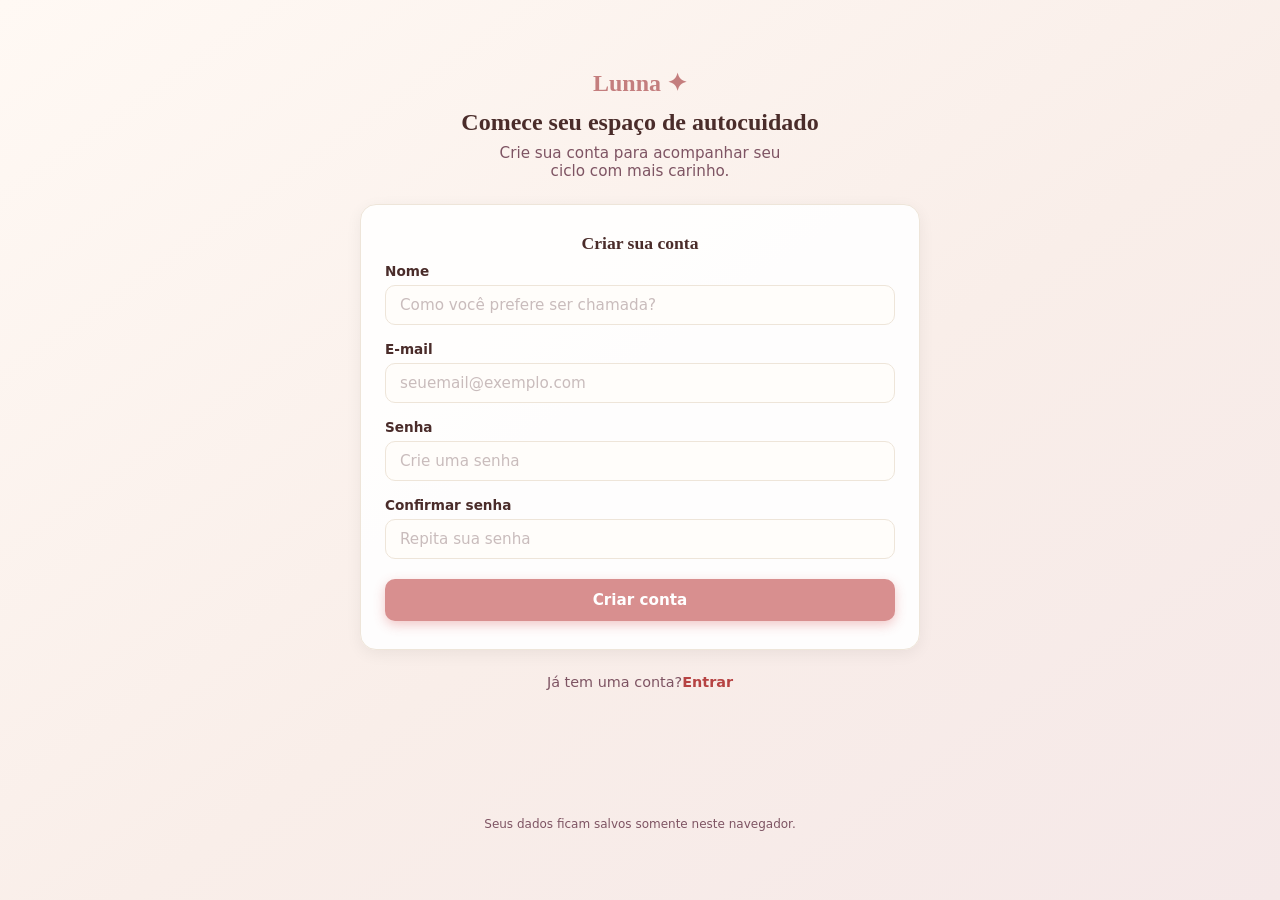
<file: pages/cadastro.html>
<!DOCTYPE html>
<html lang="pt-BR">
<head>
    <meta charset="UTF-8">
    <meta name="viewport" content="width=device-width, initial-scale=1.0">
    <title>Criar conta | Lunna</title>
    <link rel="stylesheet" href="../Style/style.css">
    <link rel="stylesheet" href="../Style/login.css">
    <link rel="stylesheet" href="../Style/responsivo.css">
</head>
<body class="pagina-login-body">
    <main class="pagina-login">
        <header class="login-topo">
            <div aria-label="Logo Lunna"><h2>Lunna ✦</h2></div>
            <h1>Comece seu espaço de autocuidado</h1>
            <p>Crie sua conta para acompanhar seu ciclo com mais carinho.</p>
        </header>
        <section class="login-card" aria-labelledby="titulo-cadastro">
            <h2 id="titulo-cadastro">Criar sua conta</h2>
            <form id="cadastro-form" novalidate>
                <div><label for="nome">Nome</label><input type="text" id="nome" name="nome" autocomplete="name" placeholder="Como você prefere ser chamada?" required></div>
                <div><label for="email">E-mail</label><input type="email" id="email" name="email" autocomplete="email" placeholder="seuemail@exemplo.com" required></div>
                <div><label for="senha">Senha</label><input type="password" id="senha" name="senha" autocomplete="new-password" minlength="6" placeholder="Crie uma senha" required></div>
                <div><label for="confirmarSenha">Confirmar senha</label><input type="password" id="confirmarSenha" name="confirmarSenha" autocomplete="new-password" minlength="6" placeholder="Repita sua senha" required></div>
                <button type="submit">Criar conta</button>
            </form>
        </section>
        <p>Já tem uma conta? <a href="login.html">Entrar</a></p>
        <p class="mensagem-login" id="message" aria-live="polite"></p>
        <footer><p>Seus dados ficam salvos somente neste navegador.</p></footer>
    </main>
    <script src="../Script/cadastro.js"></script>
   
</body>
</html>
</file>
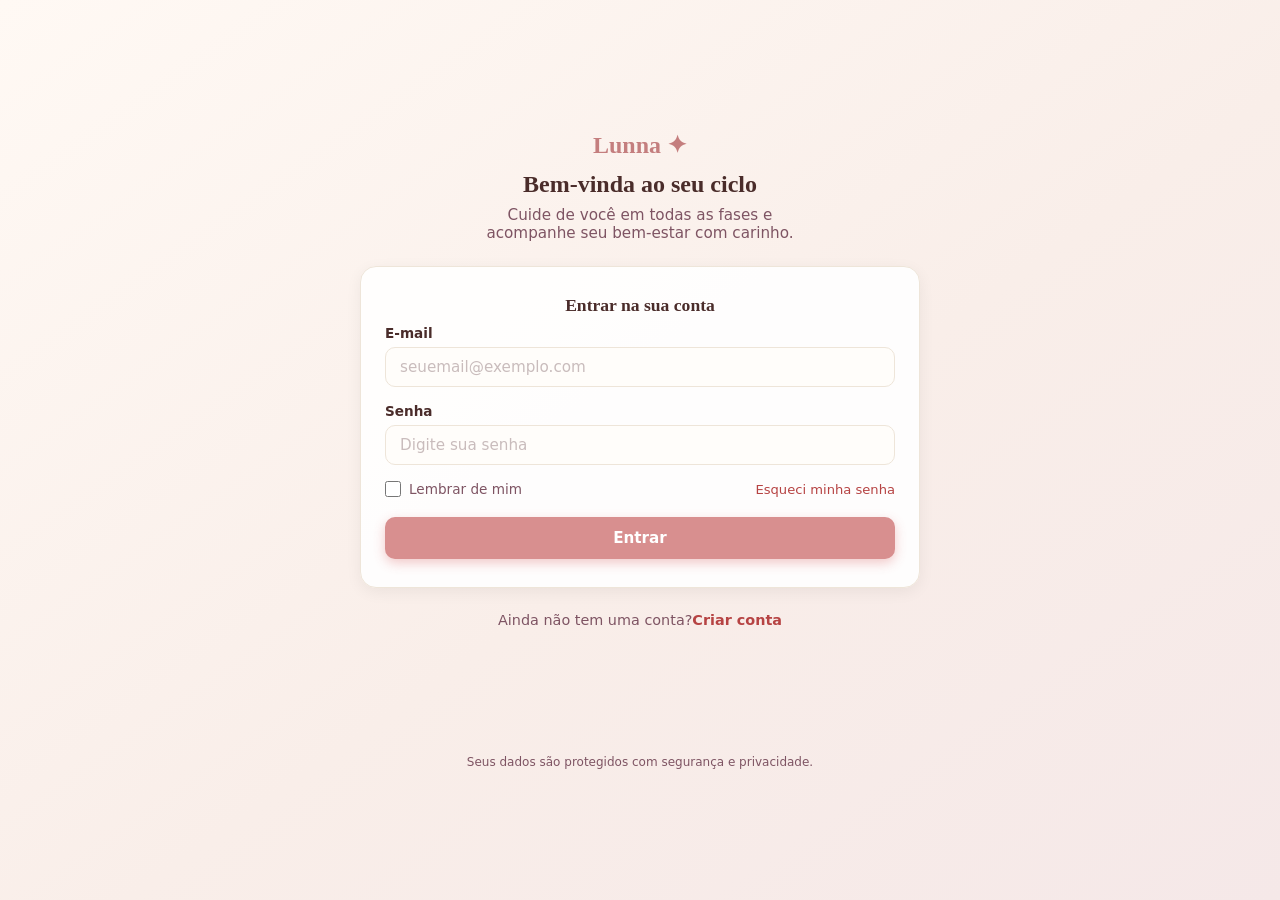
<file: pages/dispositivo.html>
<!DOCTYPE html>
<html lang="pt-br">
<head>
    <meta charset="UTF-8">
    <meta name="viewport" content="width=device-width, initial-scale=1.0">
    <title>Dispositivo</title>
    <script src="../Script/auth.js"></script>
    <link rel="stylesheet" href="../Style/style.css">
    <link rel="stylesheet" href="../Style/dispositivo.css">
    <link rel="stylesheet" href="../Style/menu.css">
    <link rel="stylesheet" href="../Style/responsivo.css">
</head>
<body class="pagina-dispositivo-body">
    <main class="paginas">


        <!-- ===== Coluna 1 ===== -->
        <section class="coluna-dispositivos">


            <h1>Seus Dispositivos</h1>
            <div class="cardStatus">
                <img src="../img/conexao.jpg.svg" alt="Imagem de bluetooth">
                <p class="statusConectado">Conectado agora</p>
                <h2>Seu Lunna está por perto</h2>
                <p>
                    Última sincronização há 2 minutos. Seus sinais estão sendo
                    acompanhados com segurança.
                </p>


                <div class="botoesStatus">
                  <button class="botao-animado"><span>Sincronizar agora</span><span>Sincronizando</span></button>
                   <button class="botao-animado"><span>Parear outro</span><span>Pareando outro</span></button>
                </div>
            </div>


            <div class="cardDispositivo">
                <img src="../img/relogio.jpg.svg" alt="Imagem dispositivo conectado">


                <div class="infoPrincipal">
                    <h3>Pulseira Lunna</h3>
                    <p class="statusOnline">Online</p>
                </div>


                <div class="infoDispositivo">
                    <p class="valor">BATERIA</p>
                    <p class="rotulo">7 dias</p>
                </div>


                <div class="infoDispositivo">
                    <p class="valor">BLUETOOTH</p>
                    <p class="rotulo">Estável</p>
                </div>


                <div class="infoDispositivo">
                    <p class="valor">SOS</p>
                    <p class="rotulo">Ativo</p>
                </div>
            </div>


            <div class="cardDispositivo">
                <img src="../img/sensor.jpg.svg" alt="Imagem sensor">


                <div class="infoPrincipal">
                    <h3>Sensor pélvico</h3>
                    <p class="statusOnline">Sincronizado</p>
                </div>


                <div class="infoDispositivo">
                    <p class="valor">DIAGNOSTICO</p>
                    <p class="rotulo">Pronto</p>
                </div>


                <div class="infoDispositivo">
                    <p class="valor">TERAPIA</p>
                    <p class="rotulo">Ativo</p>
                </div>


                <div class="infoDispositivo">
                    <p class="valor">CARGA</p>
                    <p class="rotulo">100%</p>
                </div>
            </div>


        </section>


        <!-- ===== Coluna 2 ===== -->
        <section class="coluna-conexao">
            <h1 class="tituloDispositivo">Como conectar seu Lunna ✦</h1>


            <div class="etapa">
                <h3>1</h3>
                <img src="../img/bluetooth.jpg.svg" alt="Imagem de bluetooth">
                <p>Ative o Bluetooth do seu celular.</p>
            </div>


            <div class="etapa">
                <h3>2</h3>
                <img src="../img/celular.jpg.svg" alt="Imagem de celular">
                <p>Abra o aplicativo Lunna.</p>
            </div>


            <div class="etapa">
                <h3>3</h3>
                <img src="../img/qrcode.jpg.svg" alt="Imagem de QRCode">
                <p>Digite ou escaneie o código.</p>
            </div>


            <div class="etapa">
                <h3>4</h3>
                <img src="../img/pareamento.jpg.svg" alt="Imagem de pareamento">
                <p>Aguarde o pareamento seguro.</p>
            </div>


            <div class="etapa">
                <h3>5</h3>
                <img src="../img/confirmacao.jpg.svg" alt="Imagem de confirmação">
                <p>Pronto! Seu dispositivo estará conectado.</p>
            </div>
        </section>


    </main>
</body>

<script  src="https://unpkg.com/lucide@latest" async onload="window.lucide?.createIcons()"></script>
<script src="../Script/menu.js"></script>

</html>
</file>
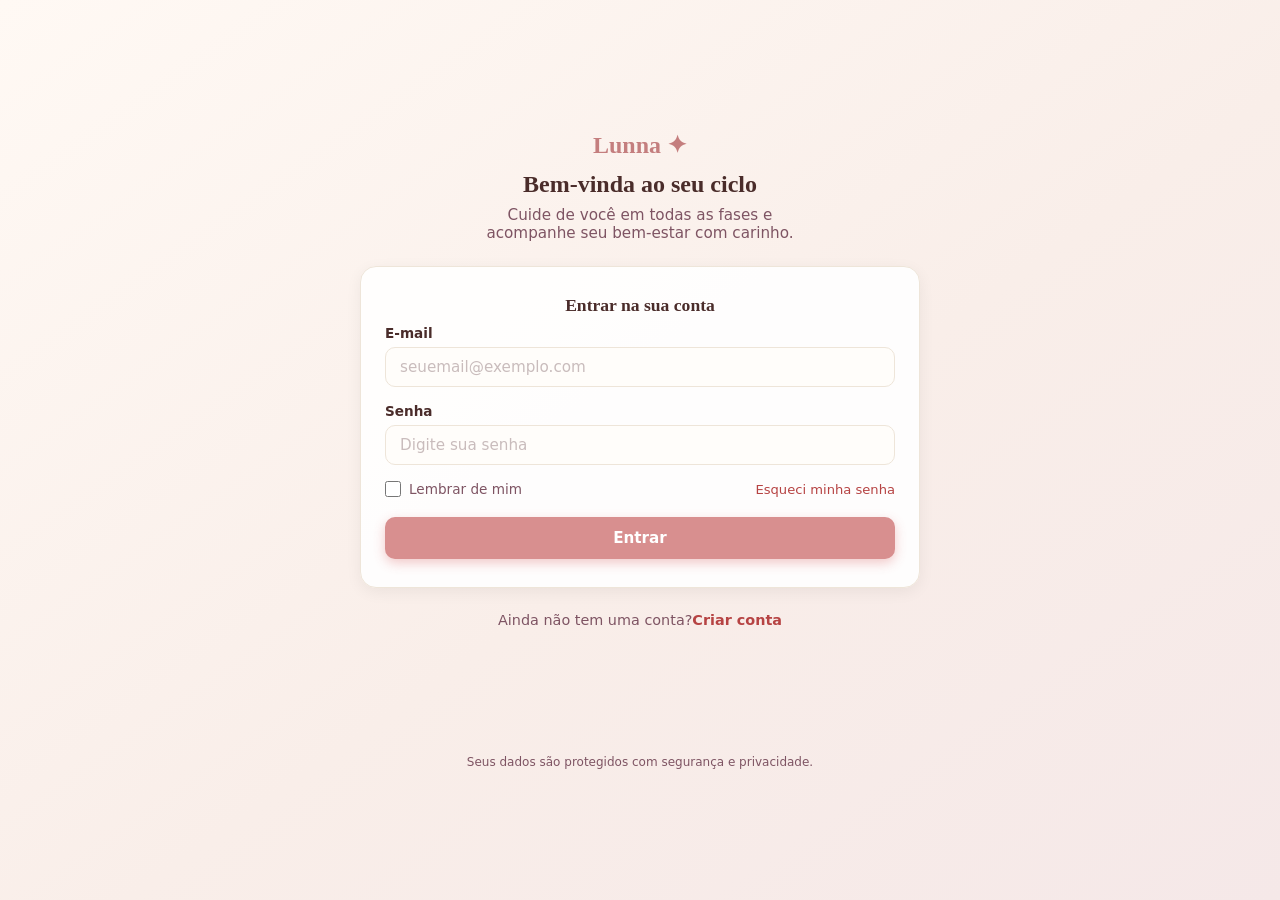
<file: pages/login.html>
<!DOCTYPE html>
<html lang="pt-BR">

<head>
    <meta charset="UTF-8">
    <meta name="viewport" content="width=device-width, initial-scale=1.0">
    <title>Login | Lunna</title>
    <link rel="stylesheet" href="../Style/style.css">
    <link rel="stylesheet" href="../Style/login.css">
    <link rel="stylesheet" href="../Style/responsivo.css">
</head>




<body class="pagina-login-body">
    <main class="pagina-login">
        <header class="login-topo">
            <div aria-label="Logo Lunna">
                <h2>Lunna ✦</h2>
            </div>




            <h1>Bem-vinda ao seu ciclo</h1>




            <p>
                Cuide de você em todas as fases e acompanhe seu bem-estar com carinho.
            </p>
        </header>




        <section class="login-card" aria-labelledby="titulo-login">
            <h2 id="titulo-login">Entrar na sua conta</h2>
            <form id="login-form" action="#" method="post">




                <div>
                    <label for="email">E-mail</label>




                    <input type="email" id="email" name="email" placeholder="seuemail@exemplo.com" autocomplete="email"
                        required>
                </div>




                <div>
                    <label for="password">Senha</label>




                    <input type="password" id="password" name="password" placeholder="Digite sua senha"
                        autocomplete="current-password" minlength="6" required>
                </div>




                <div>
                    <input type="checkbox" id="lembrar" name="remember">




                    <label for="lembrar">
                        Lembrar de mim
                    </label>




                    <a id="forgot-link" href="#recuperar-senha">
                        Esqueci minha senha
                    </a>
                </div>




                <button type="submit">Entrar</button>
            </form>
        </section>
        <p>
            Ainda não tem uma conta?
            <a id="create-link" href="cadastro.html">Criar conta</a>
        </p>
        <p class="mensagem-login" id="message" aria-live="polite"></p>




        <footer>
            <p>Seus dados são protegidos com segurança e privacidade.</p>
        </footer>
    </main>




    <script src="../Script/login.js"></script>

</body>

</html>
</file>
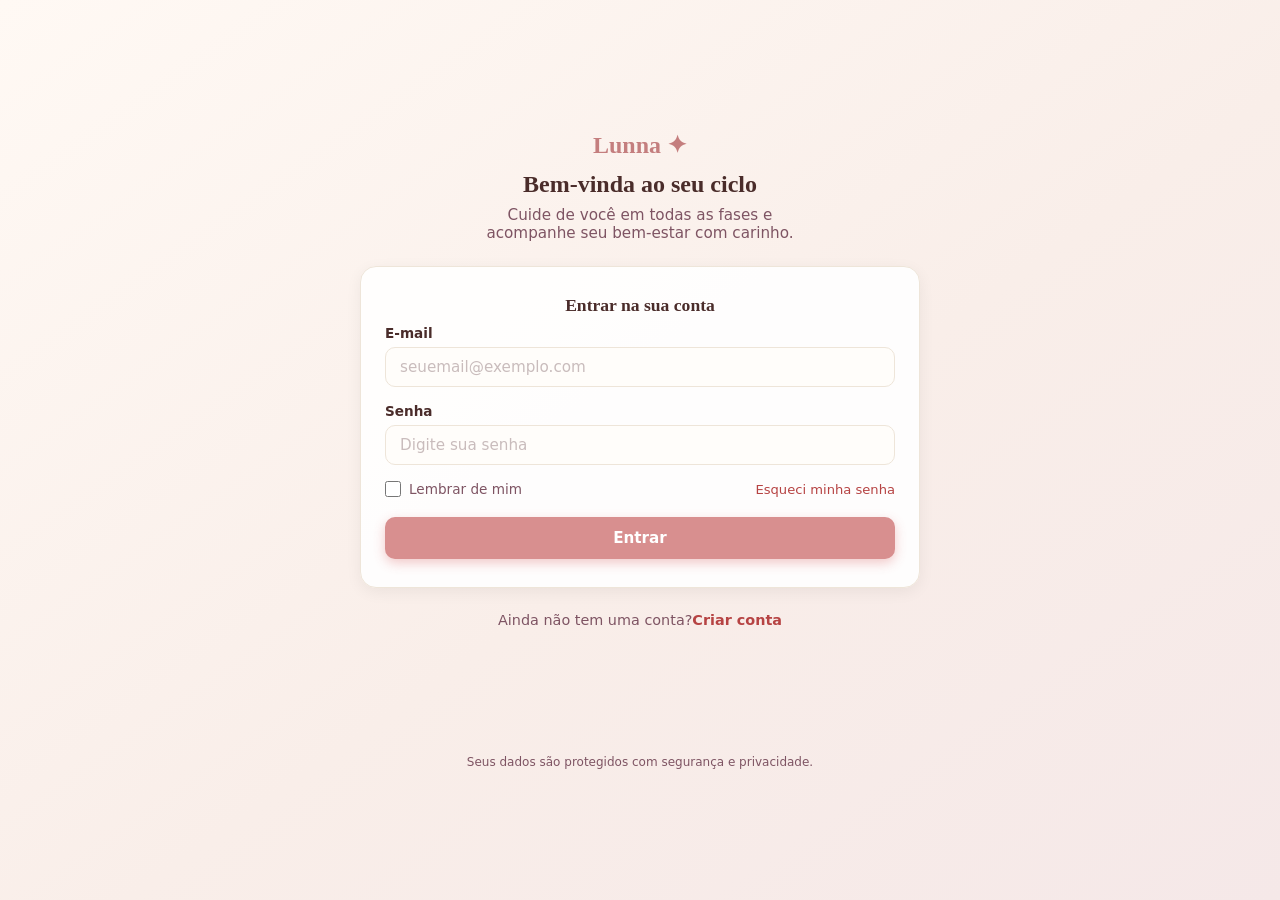
<file: pages/perfil.html>
<!DOCTYPE html>
<html lang="pt-BR">

<head>
  <meta charset="UTF-8" />
  <meta name="viewport" content="width=device-width, initial-scale=1.0" />
  <title>Perfil | Lunna</title>
  <script src="../Script/auth.js"></script>
    <link rel="stylesheet" href="../Style/style.css">
    <link rel="stylesheet" href="../Style/perfil.css">
    <link rel="stylesheet" href="../Style/menu.css">
    <link rel="stylesheet" href="../Style/responsivo.css">
</head>




<body class="pagina-perfil-body">
  <main class="pagina">
    <header class="topo">



      <h1 class="saudacao">
        <span id="cumprimentoUser"></span>
      </h1>





      <div class="acoes-topo">
        <button class="btn-sair" id="sairConta" type="button">Sair</button>
        <div class="avatar-mini">
          <img src="../img/PERFIL.png" id="avatarMini" alt="Foto de perfil" />
        </div>
      </div>
    </header>


    <h2 class="titulo-principal">Meu perfil de saúde</h2>
    <a href="../pages/index.html" class="voltar"> ← &nbsp; Voltar ao início </a>





    <section class="conteudo">
      <article class="card">
        <div class="perfil-topo">
          <div class="perfil-info">
            <div class="avatar" id="avatarUsuario"></div>




            <div>
              <p class="label">Seu perfil</p>




              <h3 class="nome" id="userName"></h3>




              <p class="texto-suave">Seu espaço é só seu.</p>
              <p class="email-perfil" id="userEmail"></p>
            </div>
          </div>




          <button class="btn-editar" id="editarPerfil" type="button">
            Editar perfil
          </button>
        </div>




        <div class="estatisticas">
          <div class="estatistica">
            <strong id="idadeUsuario"></strong>
            <span>anos</span>
          </div>




          <div class="estatistica">
            <strong id="pesoUsuario"></strong>
            <span>kg</span>
          </div>


          <div class="estatistica">
            <strong id="alturaUsuario"></strong>
            <span>m</span>
          </div>




          <div class="estatistica">
            <strong id="imcUsuario"></strong>
            <span>IMC</span>
          </div>
        </div>




        <!-- SUS -->
        <div class="sus">
          <div class="sus-info">

            <span>Número do SUS protegido</span>
            <span class="cadeado">🔒︎</span>
          </div>




          <div class="numero-sus" id="numeroSus">***.***.***-*</div>
        </div>
      </article>




      <article class="card">
        <div class="historico-topo">
          <div>
            <p class="label">Histórico</p>




            <h3 class="historico-titulo">Seus exames</h3>
          </div>




          <div class="exame-upload" id="adicionarExame">
            <label for="inputExame">Adicionar exame</label>
            <input type="file" id="inputExame" accept=".pdf,.jpg,.jpeg,.png" aria-describedby="formatosExame" />
            <span id="formatosExame">PDF, JPG ou PNG</span>
          </div>
        </div>




        <!-- LISTA DE EXAMES -->
        <div class="exames" id="listaExames"></div>
      </article>
    </section>
  </main>







  <dialog class="modal-perfil" id="modalPerfil" aria-labelledby="titulo-modal-perfil">
    <form id="formPerfil" method="dialog">
      <div class="modal-perfil__cabecalho">
        <div>
          <p class="label">Dados pessoais</p>
          <h2 id="titulo-modal-perfil">Editar perfil</h2>
        </div>
        <button class="fechar-modal" id="cancelarEdicao" type="button" aria-label="Fechar edição">×</button>
      </div>
      <div class="campos-perfil">
        <label for="nomePerfil">Nome<input id="nomePerfil" name="nome" required></label>
        <label for="idadePerfil">Idade<input id="idadePerfil" name="idade" type="number" min="0" max="120"></label>
        <label for="pesoPerfil">Peso (kg)<input id="pesoPerfil" name="peso" type="number" min="0" step="0.1"></label>
        <label for="alturaPerfil">Altura (m)<input id="alturaPerfil" name="altura" type="number" min="0" step="0.01"></label>
      </div>
      <button class="btn-editar" type="submit">Salvar alterações</button>
    </form>
  </dialog>



  <script src="../Script/perfil.js"></script>


  <script src="https://unpkg.com/lucide@latest" async onload="window.lucide?.createIcons()"></script>
  <script src="../Script/menu.js"></script>

</body>

</html>
</file>
<file: Style/style.css>
/* Estilos compartilhados: cores, fontes, base e acessibilidade. */
:root {
    /* Cores do Tema */
    --cor-primaria: #d88f8f;
    --cor-primaria-escura: #b85151;
    --cor-rosa: #b64343;
    --cor-rosa-suave: #fdf0e6;
    --cor-dourado-borda: #d4a574;
    --cor-fundo-pagina: #fff3e6;
    --cor-fundo-card-alt: #fff8ec;

    /* Cores de Texto */
    --cor-texto: #4a2c2a;
    --cor-texto-secundario: #6b5544;
    --cor-texto-mutado: #7e5463;
    --cor-sucesso: #48743f;

    /* Fontes */
    --fonte-principal: 'Segoe UI', system-ui, -apple-system, sans-serif;
    --fonte-titulos: Cambria, Georgia, serif;

    /* Efeitos */
    --sombra-card: 0 4px 12px rgba(182, 67, 67, 0.08);
    --sombra-card-hover: 0 8px 20px rgba(182, 67, 67, 0.15);
    --transicao: all 0.3s cubic-bezier(0.25, 0.8, 0.25, 1);

    --sombra-card: 0 4px 16px rgba(0, 0, 0, 0.06);

    --primary-color: #bd6680;
    /* Lilás suave principal */
    --primary-hover: #e66671;
    --bg-gradient: linear-gradient(135deg, #fdfbfb 0%, #ebedee 100%);
    --card-bg: #ffffff;
    --text-color: #2d3748;
    --text-muted: #718096;
    --border-color: #edf2f7;
    --accent-soft: #f3f0f7;
    --radius-lg: 16px;
    --radius-md: 10px;
    --shadow-sm: 0 2px 8px rgba(0, 0, 0, 0.04);
    --shadow-md: 0 8px 24px rgba(123, 94, 167, 0.08);

    --lunna-menu-largura: 240px;
}

* {
    margin: 0;
    padding: 0;
    box-sizing: border-box;
    font-family: var(--fonte-principal);
}

body {
    margin: 0;
    box-sizing: border-box;
    min-height: 100vh;
    padding: 32px 16px;
    font-family: var(--fonte-principal, 'Segoe UI', system-ui, -apple-system, sans-serif);
    color: var(--cor-texto, #333);
    background: linear-gradient(145deg, #fff9f4 0%, #f9eee9 55%, #f5e8e8 100%);
    display: flex;
    flex-direction: column;
    align-items: center;
    justify-content: flex-start;
    gap: 24px;
}

/* Superfícies compartilhadas: mantém a paleta suave do perfil em todas as telas. */
body.com-menu {
    align-items: stretch;
}

body.com-menu .pagina,
body.com-menu .paginas,
body.com-menu .secaoDispositivo,
body.com-menu .secaoSaude,
body.com-menu .secaoSeguranca,
body.com-menu .header,
body.pagina-calendario > h2,
body.pagina-calendario > h3,
body.pagina-calendario > p,
body.pagina-calendario > section,
body.pagina-calendario > main {
    width: min(100%, 1120px);
}

body.pagina-calendario {
    align-items: center;
}

/* Com o menu fixo, o conteúdo continua centralizado na área disponível. */
body.com-menu > .pagina,
body.com-menu > .paginas,
body.com-menu > .header,
body.com-menu > .secaoDispositivo,
body.com-menu > .secaoSaude,
body.com-menu > .secaoSeguranca,
body.com-menu > .chatbot {
    margin-inline: auto;
}


svg.lucide {
    width: 20px;
    height: 20px;
    flex-shrink: 0;
}

button:focus-visible,
a:focus-visible,
input:focus-visible,
textarea:focus-visible {
    outline: 3px solid var(--cor-primaria-escura);
    outline-offset: 3px;
}


@media (max-width: 600px) {
    body {
        padding: 20px 12px;
    }
}
</file>
<file: Style/login.css>
.login-card button {
    position: relative;
    overflow: hidden;
    color: #ffffff;
    display: inline-flex;
    align-items: center;
    justify-content: center;
    font-size: 15px;
    font-weight: 600;
    padding: 14px 28px;
    cursor: pointer;
    background-color: var(--cor-primaria);
    user-select: none;
    touch-action: manipulation;
    border-radius: 25px;
    border: none;
    box-shadow: 0 4px 12px rgba(211, 78, 78, 0.3);
    transition: var(--transicao);
}

.login-card button:hover {
    box-shadow: 0 6px 16px rgba(211, 78, 78, 0.4);
}


/* Página de login */
/* ===== Header ===== */
.login-topo {
    display: flex;
    flex-direction: column;
    align-items: center;
    gap: 8px;
}

.login-topo div[aria-label="Logo Lunna"] {
    display: flex;
    align-items: center;
    gap: 8px;
    font-size: 1.4rem;
    font-weight: 700;
    color: var(--cor-primaria-escura);
    margin-bottom: 4px;
}

.login-topo h1 {
    font-family: Cochin, Georgia, Times, 'Times New Roman', serif;
    font-size: 1.5rem;
    color: var(--cor-texto);
}

.login-topo h2 {
    font-family: Cambria, Cochin, Georgia, Times, 'Times New Roman', serif;
    font-size: 1.5rem;
    color: #c47e7e;
}


.login-topo p {
    font-size: 0.95rem;
    color: var(--cor-texto-mutado);
    max-width: 320px;
}

/* ===== Card de login ===== */
.login-card {
    width: 100%;
    background-color: rgba(255, 255, 255, 0.9);
    border: 1px solid #eee5d9;
    border-radius: 16px;
    padding: 28px 24px;
    box-shadow: var(--sombra-card);
    text-align: left;
}

.login-card h2 {
    font-family: Cambria, Cochin, Georgia, Times, 'Times New Roman', serif;
    font-size: 1.1rem;
    text-align: center;
    color: var(--cor-texto);
    margin-bottom: 9px;
}

.login-card>p {
    font-size: 0.85rem;
    color: var(--cor-texto-mutado);
    margin-bottom: 20px;
}

/* ===== Formulário ===== */
form {
    display: flex;
    flex-direction: column;
    gap: 16px;
}

form>div {
    display: flex;
    flex-direction: column;
    gap: 6px;
}

label {
    font-size: 0.85rem;
    font-weight: 600;
    color: var(--cor-texto);
}

input[type="text"],
input[type="email"],
input[type="password"] {
    width: 100%;
    padding: 10px 14px;
    border: 1px solid#eee5d9;
    border-radius: 10px;
    background-color: #fffdfa;
    font-size: 0.95rem;
    color: var(--cor-texto);
    transition: var(--transicao);
}

input[type="text"]:focus,
input[type="email"]:focus,
input[type="password"]:focus {
    outline: none;
    border-color: #f8c2c2;
    box-shadow: 0 0 0 3px rgba(253, 172, 172, 0.2);
}

input::placeholder {
    color: #c9bcbc;
}

/* ---- Linha "Lembrar de mim" ---- */
form>div:has(input[type="checkbox"]) {
    flex-direction: row;
    align-items: center;
    flex-wrap: wrap;
    gap: 8px;
    justify-content: space-between;
}

input[type="checkbox"] {
    width: 16px;
    height: 16px;
    accent-color: #f3f3f3d5;
}

form>div:has(input[type="checkbox"]) label {
    font-weight: 400;
    color: var(--cor-texto-mutado);
    margin-right: auto;
}

form>div:has(input[type="checkbox"]) a {
    font-size: 0.82rem;
    color: #b64343;
    text-decoration: none;
}

form>div:has(input[type="checkbox"]) a:hover {
    text-decoration: underline;
}

/* ---- Botão ---- */
button[type="submit"] {
    margin-top: 4px;
    padding: 12px;
    border: none;
    border-radius: 10px;
    background-color: #d88f8f;
    color: #fff;
    font-size: 0.95rem;
    font-weight: 700;
    cursor: pointer;
    transition: var(--transicao);
}

button[type="submit"]:hover {
    background-color: #dd8484;
}

/* ===== Elementos fora do card ===== */
main>div[aria-hidden="true"] {
    font-size: 1.2rem;
    color: var(--cor-rosa);
}

main>p {
    font-size: 0.9rem;
    color: var(--cor-texto-mutado);
        display: flex;
    justify-content: center;  
}

main>p a {
    color: #b64343;
    font-weight: 600;
    text-decoration: none;
}

main>p a:hover {
    text-decoration: underline;
  
}

.mensagem-login {
    min-height: 1.35em;
    text-align: center;
    font-size: 0.85rem;
   
}

/* ===== Footer ===== */
footer {
    margin-top: 60px;
    justify-content: center;
    display: flex;
}

footer p {
    font-size: 0.75rem;
    color: var(--cor-texto-mutado);
    
}


.pagina-login {
    width: 100%;
    max-width: 560px;
    min-height: calc(100vh - 96px);
    display: flex;
    flex-direction: column;
    justify-content: center;
    gap: 24px;
    margin-inline: auto;
}

.pagina-login-body { justify-content: center; }

.login-topo {
    text-align: center;
}


@media (max-width: 600px) {
    .login-card {
        padding: 12px;
    }
}
</file>
<file: Style/dispositivo.css>
/* Página de dispositivos */
.paginas {
    width: 100%;
    display: grid;
    grid-template-columns: minmax(0, 1.2fr) minmax(340px, 0.8fr);
    align-items: start;
    gap: 24px;
    max-width: 1200px;
    margin: 0 auto;
}

.pagina-dispositivo-body {
    justify-content: center;
}

.pagina-dispositivo-body .paginas {
    margin: auto;
}

.coluna-conexao,
.coluna-dispositivos {
    width: 100%;
    background: rgba(255, 253, 249, 0.88);
    border: 1px solid var(--cor-dourado-borda);
    box-shadow: var(--sombra-card);
    border-radius: 20px;
    padding: 35px;
    display: flex;
    flex-direction: column;
    align-items: center;
    gap: 50px;
}

.coluna-conexao {
    max-width: none;
}

.coluna-dispositivos {
    max-width: none;
}

/* ===== Títulos ===== */
.tituloDispositivo,
.coluna-dispositivos h1 {
    font-family: var(--fonte-titulos);
    font-size: 1.8rem;
    color: #c47e7e;
    text-align: center;
    margin-bottom: 5px;
}

.coluna-dispositivos .subtitulo {
    font-size: 0.95rem;
    color: var(--cor-texto-secundario);
    text-align: center;
    margin-top: -10px;
}

/* ===== Etapa de Conexão ===== */
.etapa {
    width: 100%;
    display: flex;
    align-items: center;
    gap: 15px;
    background-color: var(--cor-rosa-suave);
    border: 1px solid #e8c39e;
    border-radius: 16px;
    padding: 16px;
    box-shadow: var(--sombra-card);
    transition: var(--transicao);
}

.etapa:hover {
    transform: translateY(-2px);
    box-shadow: var(--sombra-card-hover);
}

.etapa h3 {
    flex-shrink: 0;
    width: 36px;
    height: 36px;
    background-color: var(--cor-primaria);
    color: #ffffff;
    border-radius: 50%;
    display: flex;
    align-items: center;
    justify-content: center;
    font-size: 1rem;
    font-weight: 600;
}

.etapa img {
    width: 40px;
    height: 40px;
    object-fit: contain;
    flex-shrink: 0;
}

.etapa p {
    font-size: 0.95rem;
    line-height: 1.4;
}

/* ===== Cards e Status ===== */
.cardStatus {
    width: 100%;
    min-height: 220px;
    background-color: var(--cor-rosa-suave);
    border: 1px solid #e8c39e;
    border-radius: 16px;
    padding: 24px;
    text-align: center;
    display: flex;
    flex-direction: column;
    align-items: center;
    justify-content: center;
    gap: 17px;
    box-shadow: var(--sombra-card);
}

.cardStatus img {
    width: 50px;
    height: 50px;
    object-fit: contain;
}

.statusConectado {
    font-size: 0.85rem;
    color: var(--cor-rosa);
    font-weight: 700;
    letter-spacing: 0.5px;
    text-transform: uppercase;
}

.cardStatus h2 {
    font-size: 1.25rem;
    font-weight: 600;
}

.cardStatus p {
    font-size: 0.9rem;
    color: var(--cor-texto-secundario);
    line-height: 1.4;
}

.botoesStatus {
    display: flex;
    flex-wrap: wrap;
    justify-content: center;
    gap: 12px;
    margin-top: 8px;
    width: 100%;
}

/* ===== Botão ===== */
.botao-animado {
    position: relative;
    overflow: hidden;
    color: #ffffff;
    display: inline-flex;
    align-items: center;
    justify-content: center;
    font-size: 15px;
    font-weight: 600;
    padding: 14px 28px;
    cursor: pointer;
    background-color: var(--cor-primaria);
    user-select: none;
    touch-action: manipulation;
    border-radius: 25px;
    border: none;
    box-shadow: 0 4px 12px rgba(211, 78, 78, 0.3);
    transition: var(--transicao);
}

.botao-animado:hover {
    box-shadow: 0 6px 16px rgba(211, 78, 78, 0.4);
}

.botao-animado span:first-child {
    position: relative;
    transition: color 600ms cubic-bezier(0.48, 0, 0.12, 1);
    z-index: 10;
}

.botao-animado span:last-child {
    color: var(--cor-primaria);
    display: block;
    position: absolute;
    bottom: 0;
    transition: all 500ms cubic-bezier(0.48, 0, 0.12, 1);
    z-index: 100;
    opacity: 0;
    top: 50%;
    left: 50%;
    transform: translateY(225%) translateX(-50%);
    white-space: nowrap;
}

.botao-animado::after {
    content: "";
    position: absolute;
    bottom: -50%;
    left: 0;
    width: 100%;
    height: 100%;
    background-color: #ffffff;
    transform-origin: bottom center;
    transition: transform 600ms cubic-bezier(0.48, 0, 0.12, 1);
    transform: skewY(9.3deg) scaleY(0);
    z-index: 50;
}

.botao-animado:hover::after {
    transform: skewY(9.3deg) scaleY(2);
}

.botao-animado:hover span:last-child {
    transform: translateX(-50%) translateY(-50%);
    opacity: 1;
    transition: all 900ms cubic-bezier(0.48, 0, 0.12, 1);
}

/* ===== Card de Dispositivo Individual ===== */
.cardDispositivo {
    width: 100%;
    background-color: var(--cor-fundo-card-alt);
    border: 1px solid var(--cor-dourado-borda);
    border-radius: 16px;
    padding: 18px 24px;
    display: flex;
    align-items: center;
    gap: 20px;
    box-shadow: var(--sombra-card);
    transition: var(--transicao);
}

.cardDispositivo:hover {
    transform: translateY(-2px);
    box-shadow: var(--sombra-card-hover);
    border-color: var(--cor-rosa);
}

/* ---- Ícone com fundo próprio ---- */
.iconeDispositivo {
    width: 56px;
    height: 56px;
    flex-shrink: 0;
    display: flex;
    align-items: center;
    justify-content: center;
    background-color: rgba(253, 172, 172, 0.12);
    /* tom suave da cor-rosa */
    border-radius: 10px;
    transition: var(--transicao);
}

.cardDispositivo:hover .iconeDispositivo {
    background-color: rgba(253, 172, 172, 0.2);
}

.cardDispositivo img {
    width: 40px;
    height: 40px;
    object-fit: contain;
    flex-shrink: 0;
}

/* ---- Nome + status ---- */
.infoPrincipal {
    flex-shrink: 0;
    min-width: 130px;
    display: flex;
    flex-direction: column;
    gap: 4px;
}

.cardDispositivo h3 {
    font-size: 1.05rem;
    color: var(--cor-texto);
    font-weight: 700;
    line-height: 1.2;
}

.statusOnline {
    display: inline-flex;
    align-items: center;
    gap: 6px;
    font-size: 0.85rem;
    color: var(--cor-sucesso);
    font-weight: 700;
}

.statusOnline::before {
    content: "";
    width: 8px;
    height: 8px;
    border-radius: 50%;
    background-color: var(--cor-sucesso);
    box-shadow: 0 0 0 3px rgba(72, 199, 116, 0.2);
}

/* ---- Bloco de dado (valor + rótulo) ---- */
.infoDispositivo {
    flex: 1;
    display: flex;
    flex-direction: column;
    align-items: center;
    justify-content: center;
    gap: 2px;
    padding: 4px 1px;
    text-align: center;
}

.infoDispositivo .valor {
    font-size: 1rem;
    font-weight: 500;
    color: var(--cor-rosa);
}

.infoDispositivo .rotulo {
    font-size: 0.78rem;
    color: var(--cor-texto-mutado);
    text-transform: uppercase;
    letter-spacing: 0.03em;
}


@media (max-width: 1000px) {
    .paginas { grid-template-columns: 1fr; }

    .cardDispositivo {
        flex-wrap: wrap;
    }

    .coluna-conexao,
    .coluna-dispositivos {
        padding: 20px;
        gap: 24px;
    }
}

@media (max-width: 600px) {
    .coluna-conexao,
    .coluna-dispositivos {
        padding: 12px;
    }

    .etapa {
        flex-wrap: wrap;
        padding: 12px;
        gap: 8px;
    }

    .cardDispositivo {
        padding: 12px;
        gap: 12px;
    }

    .infoPrincipal {
        min-width: 0;
    }

    .infoDispositivo {
        flex-basis: 70px;
    }
}
</file>
<file: Style/menu.css>
/* Menu lateral compartilhado */
.app {
    display: flex;
    min-height: 100vh;
}

/* ===== Menu lateral ===== */
.sidebar {
    width: var(--lunna-menu-largura);
    flex-shrink: 0;
    background-color: var(--cor-fundo-card-alt);
    border-right: 1px solid var(--cor-dourado-borda);
    padding: 30px 20px;
    display: flex;
    flex-direction: column;
    gap: 30px;
    position: sticky;
    top: 0;
    height: 100vh;
    overflow-y: auto;
}

.menu {
    display: flex;
    flex-direction: column;
    gap: 6px;
}

.menu-item {
    display: flex;
    align-items: center;
    gap: 12px;
    padding: 12px 14px;
    border-radius: var(--radius-md);
    text-decoration: none;
    color: var(--cor-texto-secundario);
    font-size: 0.95rem;
    font-weight: 500;
    transition: var(--transicao);
}

/* Estilo para os ícones do Google Fonts */
.material-symbols-outlined {
    font-size: 22px;
    width: 22px;
    height: 22px;
    display: flex;
    align-items: center;
    justify-content: center;
    flex-shrink: 0;
    user-select: none;
    transition: var(--transicao);
}

.menu-item:hover {
    background-color: #f7f2eb;
    color: #d89797;
}

/* Item Ativo (Destaque) */
.menu-item.active {
    background-color: var(--cor-primaria);
    color: #ffffff;
}

.menu-item.active .icon {
    color: #ffffff;
}

/* ===== Conteúdo principal ===== */
.main-content {
    flex: 1;
    padding: 50px;
    display: flex;
    flex-direction: column;
    gap: 30px;
}

/* Reserva espaço sem modificar os elementos do conteúdo. */
body.com-menu {
    padding: 88px 24px 40px;
}

#menuLunna[open] {
    position: fixed;
    top: 0;
    bottom: 0;
    left: 0;
    z-index: 1000;

    width: min(300px, calc(100vw - 32px));
    max-width: none;
    height: 100dvh;
    max-height: none;
    margin: 0;
    padding: 20px 16px;
    border: none;
    color: var(--cor-texto);

    display: flex;
    flex-direction: column;
    gap: 28px;

    overflow-y: auto;
    background-color: #fff8ec;
    border-right: 1px solid var(--cor-dourado-borda, #d4a574);
}

#menuLunna .lunna-marca {
    display: flex;
    justify-content: center;
    flex-shrink: 0;
}

#menuLunna .lunna-marca img {
    display: block;
    max-width: 100%;
    height: auto;
}

#menuLunna .lunna-links {
    display: flex;
    flex-direction: column;
    gap: 8px;
}

#menuLunna .lunna-link {
    display: flex;
    align-items: center;
    gap: 10px;
    padding: 12px 14px;
    border-radius: 10px;

    color: var(--cor-texto-secundario, #6b5544);
    text-decoration: none;
    font-size: 0.95rem;
    font-weight: 500;

    transition: background-color 0.2s, color 0.2s;
}

#menuLunna .lunna-icone {
    width: 20px;
    height: 20px;
    flex-shrink: 0;
}

#menuLunna .lunna-link:hover {
    background-color: #f7e8df;
}

#menuLunna .lunna-link[aria-current] {
    background-color: var(--cor-primaria, #d88f8f);
    color: #fff;
}

#menuLunna a:focus-visible {
    outline: 3px solid var(--cor-primaria-escura, #b85151);
    outline-offset: 3px;
}




#menuLunna:not([open]) { display: none; }
#menuLunna::backdrop { background: rgba(40, 25, 25, 0.4); }
body.menu-aberto { overflow: hidden; }

#abrirMenuLunna,
#menuLunna .lunna-fechar {
    width: 44px;
    height: 44px;
    border: 1px solid #ddc8b2;
    border-radius: 12px;
    background: #fff8ec;
    color: var(--cor-texto);
    font-size: 26px;
    line-height: 1;
    cursor: pointer;
}

#abrirMenuLunna {
    position: fixed;
    top: 16px;
    left: 16px;
    z-index: 1100;
    box-shadow: 0 3px 12px rgba(74, 44, 42, 0.12);
}

#menuLunna .lunna-fechar { align-self: flex-end; flex-shrink: 0; }
#abrirMenuLunna:hover,
#menuLunna .lunna-fechar:hover { background: #f7e8df; }
#abrirMenuLunna:focus-visible,
#menuLunna .lunna-fechar:focus-visible {
    outline: 3px solid var(--cor-primaria-escura);
    outline-offset: 3px;
}

/* ======================================================
   AJUSTE DO MENU LUNNA NO MOBILE
   ====================================================== */

#menuLunna {
    border: none;
    padding: 0;
    margin: 0;
    background: transparent;
}

#menuLunna::backdrop {
    background: transparent;
}


/* ======================================================
   MOBILE
   ====================================================== */

@media (max-width: 500px) {

    #menuLunna {
        position: fixed;

        top: 10px;
        left: 10px;
        bottom: 10px;

        width: 135px;
        max-width: 135px;

        height: auto;

        margin: 0;
        padding: 0;

        border: none;
        border-radius: 20px;

        overflow: hidden;
    }


    #menuLunna::backdrop {
        background: transparent;
    }
}
</file>
<file: Style/perfil.css>
.btn-editar,
.adicionar {
    position: relative;
    overflow: hidden;
    color: #ffffff;
    display: inline-flex;
    align-items: center;
    justify-content: center;
    font-size: 15px;
    font-weight: 600;
    padding: 14px 28px;
    cursor: pointer;
    background-color: var(--cor-primaria);
    user-select: none;
    touch-action: manipulation;
    border-radius: 25px;
    border: none;
    box-shadow: 0 4px 12px rgba(211, 78, 78, 0.3);
    transition: var(--transicao);
}

.btn-editar:hover,
.adicionar:hover {
    box-shadow: 0 6px 16px rgba(211, 78, 78, 0.4);
}


/* Perfil*/
.pagina {
    width: 100%;
    max-width: 1040px;
    display: flex;
    flex-direction: column;
    gap: 30px;
    margin-inline: auto;
}

.topo {
    display: flex;
    justify-content: space-between;
    align-items: center;
    padding: 16px 16px;
}

.saudacao {
    font-size: 1.1rem;
    font-weight: 500;
    margin-top: 4px;
}

.avatar-mini {
    width: 40px;
    height: 40px;
    border-radius: 50%;
    overflow: hidden;
    border: 0.7px solid var(--primary-color);
}

.avatar-mini img {
    width: 100%;
    height: 100%;
    object-fit: cover;
}

.barra-navegacao {
    display: flex;
    justify-content: space-between;
    align-items: center;
    font-size: 0.9rem;
    padding: 0 24px;
}

.voltar {
    color: #c76f6f;
    text-decoration: none;
    font-weight: 500;
    transition: opacity 0.2s;
}

.voltar:hover {
    opacity: 0.6;
}

.breadcrumb {
    color: var(--text-muted);
    display: flex;
    gap: 6px;
    align-items: center;
}

.breadcrumb .ponto {
    font-size: 0.6rem;
}

.titulo-principal {
    font-family: Cambria, Cochin, Georgia, Times, 'Times New Roman', serif;
    font-size: 1.9rem;
    font-weight: 700;
    color: #c47e7e;
}

.conteudo {
    display: flex;
    flex-direction: column;
    gap: 30px;
}

.card {
    background: rgba(255, 255, 255, 0.9);
    border: 1px solid rgba(212, 165, 116, 0.38);
    border-radius: var(--radius-lg);
    padding: 38px;
    box-shadow: var(--shadow-md);
    display: flex;
    flex-direction: column;
    gap: 24px;
}

/* --- Perfil Topo --- */
.perfil-topo,
.historico-topo {
    display: flex;
    justify-content: space-between;
    align-items: center;
}

.perfil-info {
    display: flex;
    align-items: center;
    gap: 16px;
}

.label {
    font-family: Cambria, Cochin, Georgia, Times, 'Times New Roman', serif;
    font-size: 0.9rem;
    text-transform: uppercase;
    letter-spacing: 0.01em;
    color: #76767a;
    font-weight: 500;
}

.nome {
    font-size: 1.4rem;
    font-weight: 700;
    color: var(--text-color);
}

.texto-suave {
    font-size: 0.80rem;
    color: #ad7a7ae1;
}

/* Botões */
.btn-editar,
.adicionar {
    background-color: #d88f8f;
    color: #fff;
    border: none;
    padding: 10px 18px;
    border-radius: var(--radius-md);
    font-weight: 600;
    font-size: 0.9rem;
    cursor: pointer;
    transition: background-color 0.2s, transform 0.1s;
}

.btn-editar:hover,
.adicionar:hover {
    background-color: #dd8484;
    ;
}

.btn-editar:active,
.adicionar:active {
    transform: scale(0.98);
}

/* Edição do perfil */
#modalPerfil {
    width: min(420px, calc(100% - 32px));
    max-height: calc(100dvh - 32px);
    margin: auto;
    padding: 24px;
    border: none;
    border-radius: var(--radius-lg);
    background: var(--card-bg);
    color: var(--cor-texto);
    box-shadow: var(--shadow-md);
}

#modalPerfil::backdrop {
    background: rgba(74, 44, 42, 0.4);
}

#formPerfil {
    display: flex;
    flex-direction: column;
    gap: 10px;
}

#formPerfil h2 {
    margin-bottom: 8px;
}

#formPerfil input {
    width: 100%;
    padding: 10px 12px;
    border: 1px solid #d88f8f;
    border-radius: var(--radius-md);
    font: inherit;
}

.acoes-edicao-perfil {
    display: flex;
    flex-wrap: wrap;
    justify-content: flex-end;
    gap: 12px;
    margin-top: 12px;
}

.acoes-topo {
    display: flex;
    align-items: center;
    gap: 12px;
}

.btn-sair {
    border: 1px solid var(--cor-dourado-borda);
    border-radius: var(--radius-md);
    padding: 8px 14px;
    background: transparent;
    color: var(--cor-rosa);
    cursor: pointer;
    font: inherit;
    font-weight: 600;
}

.btn-sair:hover {
    background: var(--cor-rosa-suave);
}

.email-perfil {
    margin-top: 4px;
    color: var(--cor-texto-mutado);
    font-size: 0.82rem;
}

/* --- Estatísticas --- */
.estatisticas {
    display: grid;
    grid-template-columns: repeat(auto-fit, minmax(100px, 1fr));
    gap: 26px;
    padding: 16px;
    background: #f4dedd;
    border-radius: 12px;
}

.estatistica {
    display: flex;
    flex-direction: column;
    align-items: center;
    justify-content: center;
    background: var(--card-bg);
    padding: 12px;
    border-radius: 12px;
    box-shadow: var(--shadow-sm);
}

.estatistica strong {
    font-size: 1.9rem;
    color: var(--primary-color);
}

.estatistica span {
    font-size: 0.8rem;
    color: var(--text-muted);
}

/* --- Cartão do SUS --- */
.sus {
    background: #c47e7e;
    padding: 16px;
    border-radius: 12px;
    display: flex;
    justify-content: space-between;
    align-items: center;
}

.sus-info {
    display: flex;
    align-items: center;
    gap: 8px;
    font-size: 0.9rem;
    color: rgb(253, 252, 252);
    font-weight: 500;
}

.numero-sus {
    font-family: monospace;
    font-size: 1.1rem;
    font-weight: 700;
    letter-spacing: 0.1em;
    color: #fff;
}

/* --- Histórico e Exames --- */
.exame-upload {
    display: flex;
    flex-direction: column;
    gap: 8px;
    width: 100%;
    max-width: 320px;
    min-width: 0;
}

.exame-upload label {
    color: var(--text-color);
    font-size: 0.9rem;
    font-weight: 600;
}

.exame-upload span {
    color: var(--text-muted);
    font-size: 0.75rem;
}

#inputExame {
    box-sizing: border-box;
    width: 100%;
    min-width: 0;
    padding: 6px;
    border: 1px solid #d88f8f;
    border-radius: 12px;
    background-color: #fff7f7;
    color: #704747;
    font: inherit;
    font-size: 0.85rem;
    cursor: pointer;
}

#inputExame::file-selector-button {
    margin-right: 10px;
    padding: 10px 14px;
    border: none;
    border-radius: 8px;
    background-color: #d88f8f;
    color: #fff;
    font: inherit;
    font-weight: 600;
    cursor: pointer;
    transition: background-color 0.2s;
}

#inputExame:hover::file-selector-button {
    background-color: #b96a6a;
}

#inputExame:focus-visible {
    outline: 2px solid #995252;
    outline-offset: 3px;
}

.historico-titulo {
    font-size: 0.80rem;
    color: #ad7a7ae1;
    font-weight: 400;
}

.exames {
    display: flex;
    flex-direction: column;
    gap: 12px;
}

/* Estilo para itens inseridos via JS em #listaExames (exemplo) */
.exames .exame-item {
    display: flex;
    justify-content: space-between;
    align-items: center;
    padding: 14px;
    border: 1px solid var(--border-color);
    border-radius: var(--radius-md);
    transition: background-color 0.2s;
}

.exames .exame-item:hover {
    background-color: var(--accent-soft);
}



.topo {
    flex-direction: row;
}

.acoes-topo {
    display: flex;
    align-items: center;
    gap: 12px;
}

.avatar {
    width: 56px;
    height: 56px;
    flex-shrink: 0;
    border-radius: 50%;
    background: var(--cor-rosa-suave);
}

.avatar:empty {
    display: none;
}

.cadeado {
    display: inline-flex;
}

.perfil-topo,
.historico-topo,
.sus {
    flex-wrap: wrap;
    gap: 16px;
}


#cumprimentoUser {
    font-size: 18px;
    font-weight: 400;
}

#cumprimentoUser strong {
    font-weight: 700;
}

.pagina-perfil-body {
    justify-content: center;
}

/* Modal de edição do perfil */
.modal-perfil {
    width: min(92vw, 520px);
    margin: auto;
    padding: 0;
    border: 0;
    border-radius: 18px;
    background: #fffdfa;
    color: var(--cor-texto);
    box-shadow: 0 24px 70px rgba(74, 44, 42, 0.28);
}

.modal-perfil::backdrop {
    background: rgba(74, 44, 42, 0.42);
}

.modal-perfil form {
    padding: 28px;
}

.modal-perfil__cabecalho {
    display: flex;
    align-items: flex-start;
    justify-content: space-between;
    gap: 16px;
    margin-bottom: 24px;
}

.modal-perfil h2 {
    color: var(--cor-primaria-escura);
}

.fechar-modal {
    width: 34px;
    height: 34px;
    border: 0;
    border-radius: 50%;
    background: var(--cor-rosa-suave);
    color: var(--cor-rosa);
    font-size: 1.4rem;
    cursor: pointer;
}

.campos-perfil {
    display: grid;
    grid-template-columns: repeat(2, minmax(0, 1fr));
    gap: 16px;
    margin-bottom: 24px;
}

.campos-perfil label {
    display: grid;
    gap: 6px;
}

.campos-perfil input {
    width: 100%;
    padding: 11px 12px;
    border: 1px solid var(--cor-dourado-borda);
    border-radius: 10px;
    color: var(--cor-texto);
    background: #fff;
}


@media (max-width: 600px) {
    .card {
        padding: 12px;
    }

    .sus-info,
    .perfil-info {
        flex-wrap: wrap;
    }

    .numero-sus {
        overflow-wrap: anywhere;
    }

    .estatisticas {
        padding: 8px;
        gap: 8px;
        grid-template-columns: repeat(2, minmax(0, 1fr));
    }
}
</file>
<file: Style/responsivo.css>
/* Ajustes responsivos compartilhados. Carregado por todas as páginas da aplicação. */

@media (max-width: 900px) {
    .inicio, .secaoSaude { grid-template-columns: minmax(0, 1fr); }
    .inicio .calendar-card, .inicio .emocional { max-width: none; min-height: 0; }
    .paginas { align-items: stretch; }
    .coluna-conexao, .coluna-dispositivos { max-width: 680px; flex: 1 1 420px; }
}

@media (max-width: 760px) {
    body, body.com-menu { padding: 88px 14px 28px; gap: 18px; }



    .pagina, .conteudo { gap: 20px; }
    .card, .secaoDispositivo, .resumoSaude, .farmacias, .secaoSeguranca { padding: 18px; }
    .perfil-topo, .historico-topo, .sus, .secaoSeguranca { align-items: flex-start; flex-direction: column; }
    .btn-editar, .adicionar { width: 100%; }
    .calendar-card, .registro-ciclo, .emocional { min-height: 0; padding: 20px; }
    .calendar-header { align-items: flex-start; }
    .legend { gap: 10px 14px; }
    .cardDispositivo { display: grid; grid-template-columns: auto minmax(0, 1fr); }
    .cardDispositivo .infoDispositivo { grid-column: span 1; align-items: flex-start; text-align: left; }
    .coluna-conexao, .coluna-dispositivos { padding: 18px; gap: 24px; }
    #map { height: 280px; }
    body.com-menu .chatbot, body.com-menu .chatbot.aberto {
        width: 100%;
        height: calc(100vh - 112px);
        min-height: 460px;
    }
}

@media (max-width: 440px) {
    .titulo-principal, body.pagina-calendario > h2 { font-size: 1.55rem; }
    .estatisticas { grid-template-columns: repeat(2, minmax(0, 1fr)); gap: 8px; padding: 8px; }
    .weekdays, .calendar { gap: 4px; }
    .weekdays span { font-size: 0.58rem; }
    .calendar > * { font-size: 0.78rem; }
    .humores { grid-template-columns: repeat(2, minmax(0, 1fr)); }
    .botoesStatus, .botoesStatus .botao-animado { width: 100%; }
    .campos-perfil { grid-template-columns: 1fr; }
    .modal-perfil form { padding: 20px; }
}

/* Regras transferidas de Style/calendario.css. */
@media (max-width: 1100px) {
    .calendario-grade {
        grid-template-columns: minmax(0, 1fr);
        grid-template-areas: "calendario" "registro" "emocional";
    }
}

@media (max-width: 600px) {
    .calendario-grade > * { padding: 20px; }
    .calendario-grade .humores { grid-template-columns: repeat(2, minmax(0, 1fr)); }
    .calendario-grade #salvarCiclo,
    .calendario-grade #salvarRegistro { width: 100%; }
}

@media (max-width: 900px) {
    .calendario-grade { grid-template-columns: 1fr; grid-template-areas: "calendario" "registro" "emocional"; }
    .conteudo-principal {
        flex-direction: column;
    }


    .calendar-card,
    .cards-laterais {
        width: 100%;
    }
}

@media (max-width: 600px) {
    body.pagina-inicio,
    body.pagina-calendario {
        padding: 20px 12px 40px;
        gap: 18px;
    }


    #faseAtual,
    .calendar-card,
    .registro-ciclo,
    .emocional {
        padding: 20px;
    }


    #diaCiclo {
        justify-content: flex-start;
    }


    #maisFase {
        margin-left: 0;
        width: 100%;
        text-align: center;
    }


    .calendar-header {
        flex-direction: column;
        align-items: flex-start;
    }


    .humores {
        grid-template-columns: repeat(2, 1fr);
    }
}

/* Regras transferidas de Style/inicio.css. */
@media (max-width: 1000px) {
    .inicio,
    .secaoSaude {
        grid-template-columns: minmax(0, 1fr);
    }
}

@media (max-width: 600px) {
    .secaoDispositivo,
    .resumoSaude,
    .farmacias,
    .secaoSeguranca {
        padding: 12px;
    }

    .secaoSeguranca {
        flex-direction: column;
        align-items: flex-start;
    }
}

@media (max-width: 1000px) {
    .pagina-inicio .inicio { grid-template-columns: 1fr; }
    .pagina-inicio .listaEtapas { grid-template-columns: repeat(3, minmax(0, 1fr)); }
}

@media (max-width: 600px) {
    .pagina-inicio #faseAtual { min-height: 0; padding: 28px 24px; }
    .pagina-inicio #tituloFaseAtual { font-size: 1.85rem; }
    .pagina-inicio .calendar-card, .pagina-inicio .emocional { padding: 20px; }
    .pagina-inicio .secaoDispositivo, .pagina-inicio .secaoSeguranca { padding: 22px; }
    .pagina-inicio .listaEtapas { grid-template-columns: repeat(2, minmax(0, 1fr)); }
}

/* Ajustes de telas menores para início e calendário. */
@media (max-width: 1100px) {
    .pagina-inicio .inicio {
        grid-template-columns: minmax(0, 1fr);
    }

    .pagina-inicio .inicio > *,
    .pagina-calendario .calendario-grade > * {
        min-width: 0;
        max-width: 100%;
    }
}

@media (max-width: 760px) {
    body.pagina-inicio.com-menu,
    body.pagina-calendario.com-menu {
        padding: 88px 14px 28px;
        gap: 20px;
    }

    .pagina-inicio .logo,
    .pagina-calendario .logo {
        flex-wrap: wrap;
        gap: 12px;
    }

    .pagina-inicio #cumprimentoUser,
    .pagina-calendario #cumprimentoUser {
        margin-left: 0;
    }

    .pagina-inicio .calendar-header h1 {
        font-size: 1.25rem;
    }

    .pagina-inicio .navigation,
    .pagina-calendario .navigation {
        display: flex;
        align-items: center;
        flex-wrap: wrap;
    }

    .pagina-inicio .weekdays,
    .pagina-inicio .calendar,
    .pagina-calendario .weekdays,
    .pagina-calendario .calendar {
        grid-template-columns: repeat(7, minmax(0, 1fr));
    }

    .pagina-inicio .calendar > *,
    .pagina-calendario .calendar > * {
        min-width: 0;
    }

    .pagina-inicio .calendar-card,
    .pagina-inicio .emocional,
    .pagina-calendario .calendario-grade > * {
        padding: 18px;
    }

    .pagina-inicio .humores,
    .pagina-calendario .humores {
        grid-template-columns: repeat(2, minmax(0, 1fr));
    }

    .pagina-inicio .observacao-emocional {
        flex: none;
    }
}

@media (max-width: 760px) {
    #abrirMenuLunna { top: 14px; left: 14px; }
    #menuLunna[open] { padding: 16px; gap: 20px; }
}

/* Conteúdo flexível sem ocultar transbordamentos. */
body > *, .pagina > *, .conteudo > *,
.perfil-info > *, .topo > *, .cardDispositivo > *,
.coluna-conexao > *, .coluna-dispositivos > * {
    min-width: 0;
}
h1, h2, h3, p, .nome, .email-perfil, .exame-item, .infoPrincipal {
    overflow-wrap: anywhere;
}
input, textarea, select { min-width: 0; max-width: 100%; }
.emocional textarea { width: 100%; }
#statusRegistro { font-size: 0.85rem; }
#statusRegistro:empty { display: none; }

@media (max-width: 1000px) {
    .paginas { grid-template-columns: minmax(0, 1fr); }
    .coluna-conexao, .coluna-dispositivos { max-width: none; }
}
@media (max-width: 760px) {
    body.pagina-login-body { padding: 24px 14px; }
    .pagina-login { min-height: 0; }
    .pagina-login > p { flex-wrap: wrap; gap: 4px; text-align: center; }
    .topo, .barra-navegacao { flex-wrap: wrap; gap: 16px; padding-inline: 0; }
    .perfil-topo, .historico-topo, .sus { gap: 16px; }
    .perfil-info, .acoes-topo { flex-wrap: wrap; }
    .exames .exame-item { flex-wrap: wrap; gap: 12px; }
    .calendar-header h1 { flex-wrap: wrap; }
    .pagina-inicio .navigation button,
    .pagina-calendario .navigation button { width: 44px; height: 44px; }
    .registro-ciclo input, .emocional textarea, .login-card input,
    .campos-perfil input, #formPerfil input { font-size: 16px; }
    .pagina-inicio #enviarRegistroInicio { width: 100%; }
    #maisFase { white-space: normal; }
    .cardDispositivo .infoPrincipal { min-width: 0; }
    .cardDispositivo .infoDispositivo { grid-column: 1 / -1; }
    #modalPerfil, .modal-perfil { overflow-y: auto; max-height: calc(100dvh - 24px); }
}
@media (max-width: 380px) {
    .pagina-inicio .listaEtapas { grid-template-columns: minmax(0, 1fr); }
    .pagina-inicio .calendar-card,
    .pagina-calendario .calendario-grade > * { padding: 14px; }
}

/* O histórico rola dentro do chat; cabeçalho e envio permanecem disponíveis. */
body.pagina-chat.com-menu {
    height: 100vh;
    height: var(--chat-viewport-height, 100dvh);
    min-height: 0;
    padding: 80px 24px max(16px, env(safe-area-inset-bottom));
    gap: 0;
    overflow: hidden;
}
body.pagina-chat.com-menu .chatbot {
    position: relative;
    inset: auto;
    width: min(100%, 960px);
    height: 100%;
    min-height: 0;
    flex: 1;
    margin-block: 0;
}
.chatbot-header, .chatbot-input { flex-shrink: 0; }
.chatbot-mensagens { min-height: 0; overscroll-behavior-y: contain; }
.mensagem, .mensagem-conteudo, .chatbot-identidade { min-width: 0; }
.mensagem { flex-shrink: 0; }
.mensagem-conteudo { overflow-wrap: anywhere; }
.mensagem-usuario .mensagem-conteudo p { white-space: pre-wrap; }
.logo-lunna, .chatbot-input button { flex-shrink: 0; }
.chatbot-input textarea {
    width: 0;
    min-width: 0;
    font-size: 16px;
    line-height: 1.4;
    overflow-y: auto;
}
.chatbot-input button { width: 44px; height: 44px; }
@media (max-width: 760px) {
    body.pagina-chat.com-menu {
        padding: 72px 8px max(8px, env(safe-area-inset-bottom));
    }
    body.pagina-chat.com-menu .chatbot { border-radius: 16px; }
    .chatbot-header { padding: 12px; }
    .chatbot-mensagens { padding: 12px; gap: 12px; }
    .mensagem { max-width: 95%; }
    .mensagem-conteudo { padding: 10px 12px; }
    .chatbot-input { padding: 10px; gap: 8px; }
}
@media (max-height: 500px) {
    body.pagina-chat.com-menu { padding-top: 64px; padding-bottom: 4px; }
    .pagina-chat .chatbot-header { padding-block: 6px; }
    .pagina-chat .chatbot-input { padding-block: 6px; }
    .pagina-chat .chatbot-input textarea { max-height: 64px; }
}
</file>
